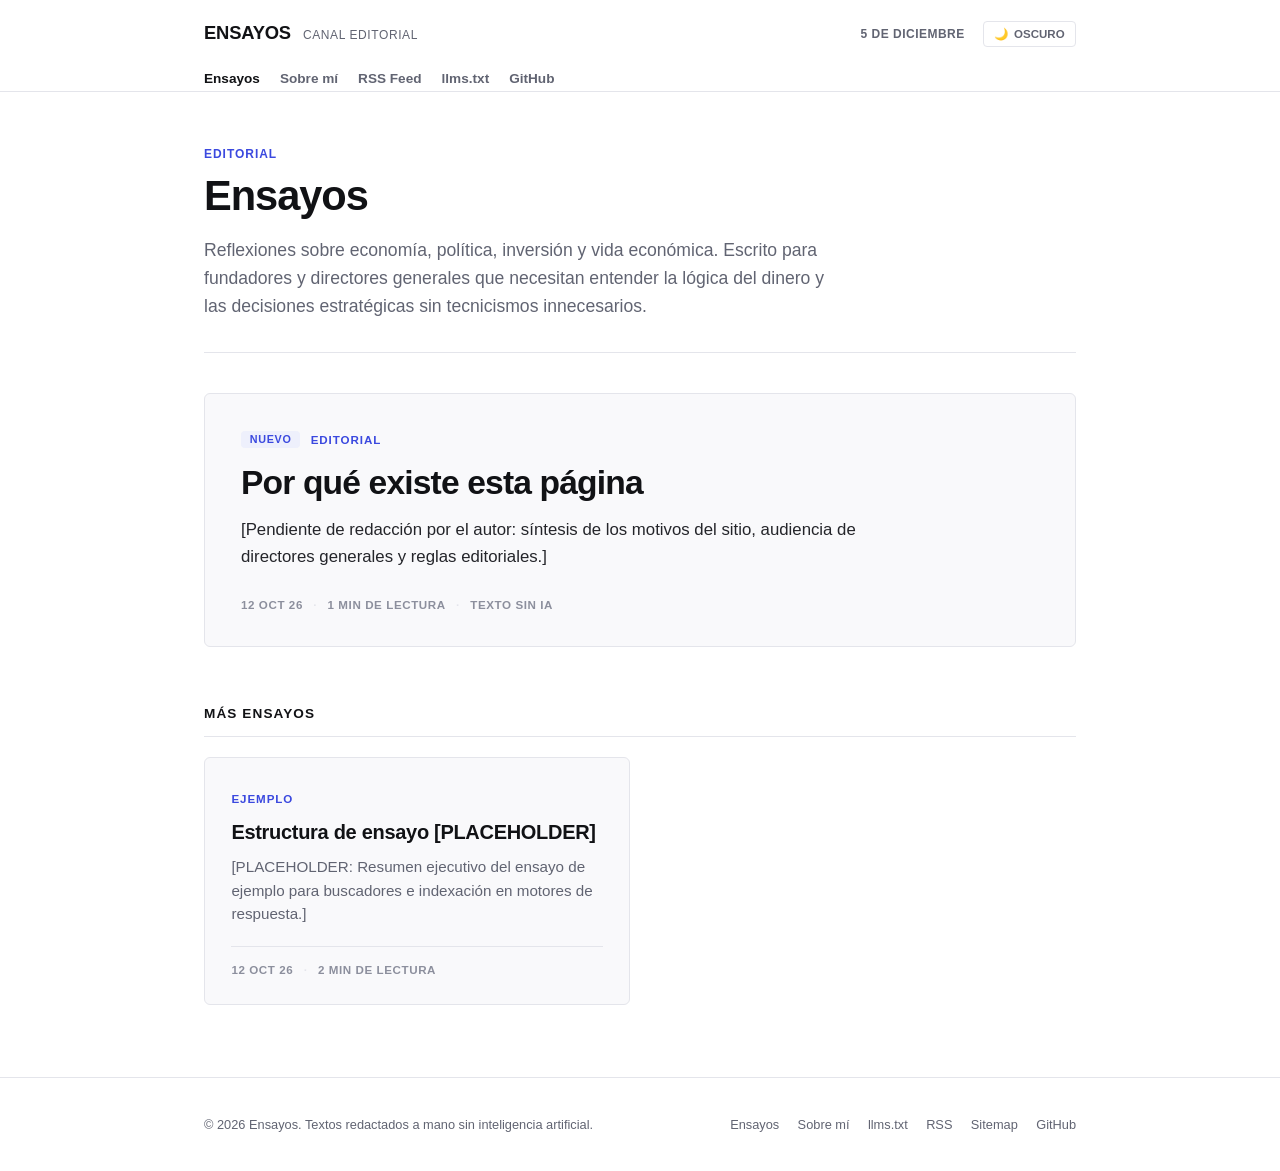
<file: index.html>
<!DOCTYPE html>
<html lang="es-MX">
<head>
  <meta charset="UTF-8">
  <meta name="viewport" content="width=device-width, initial-scale=1.0">
  <title>Ensayos sobre economía, política e inversión</title>
  <meta name="description" content="Canal personal de ensayos sobre economía, política, inversión y vida económica escrito para founders y directores generales.">
  <meta name="author" content="Autor">
  <meta name="robots" content="index, follow">

  <!-- Canónico -->
  <link rel="canonical" href="https://quantrabbit.github.io/">

  <!-- Open Graph -->
  <meta property="og:site_name" content="Ensayos">
  <meta property="og:title" content="Ensayos sobre economía, política e inversión">
  <meta property="og:description" content="Canal personal de ensayos sobre economía, política, inversión y vida económica escrito para founders y directores generales.">
  <meta property="og:type" content="website">
  <meta property="og:url" content="https://quantrabbit.github.io/">
  <meta property="og:locale" content="es_MX">

  <!-- Twitter Card -->
  <meta name="twitter:card" content="summary">
  <meta name="twitter:title" content="Ensayos">
  <meta name="twitter:description" content="Canal personal de ensayos sobre economía, política, inversión y vida económica para founders y CEOs.">

  <!-- RSS y llms.txt -->
  <link rel="alternate" type="application/rss+xml" title="Feed RSS de Ensayos" href="rss.xml">

  <!-- Prevención de parpadeo de tema -->
  <script>
    (function() {
      var tema = localStorage.getItem('tema-preferido');
      if (tema) {
        document.documentElement.setAttribute('data-tema', tema);
      }
    })();
  </script>

  <!-- Estilos -->
  <link rel="stylesheet" href="css/estilos.css">

  <!-- Marcado estructurado JSON-LD -->
  <script type="application/ld+json">
  {
    "@context": "https://schema.org",
    "@graph": [
      {
        "@type": "WebSite",
        "@id": "https://quantrabbit.github.io/#sitio",
        "name": "Ensayos",
        "url": "https://quantrabbit.github.io/",
        "description": "Canal personal de ensayos sobre economía, política, inversión y vida económica para founders y directores generales.",
        "inLanguage": "es-MX",
        "author": {
          "@type": "Person",
          "@id": "https://quantrabbit.github.io/sobre-mi.html#autor"
        }
      },
      {
        "@type": "Person",
        "@id": "https://quantrabbit.github.io/sobre-mi.html#autor",
        "name": "Autor",
        "url": "https://quantrabbit.github.io/sobre-mi.html",
        "sameAs": [
          "https://github.com/QuantRabbit"
        ]
      }
    ]
  }
  </script>

  <!-- Datos y lógica cliente sin dependencias externas -->
  <script src="datos/articulos.js"></script>
  <script src="js/app.js" defer></script>
</head>
<body>
  <div class="sitio-wrapper">
    <!-- Cabecera Editorial Estilo WSJ / GBM Media -->
    <header class="site-header">
      <div class="contenedor">
        <div class="site-header__top">
          <a href="index.html" class="site-brand">
            <span class="site-brand__titulo">ENSAYOS</span>
            <span class="site-brand__subtitulo">Canal editorial</span>
          </a>

          <div class="site-header__acciones">
            <span class="site-date">13 DE OCTUBRE</span>
            <button type="button" class="btn-tema" aria-label="Cambiar tema">
              <span>🌙</span><span>OSCURO</span>
            </button>
          </div>
        </div>

        <nav class="site-nav" aria-label="Navegación editorial">
          <a href="index.html" class="activo" aria-current="page">Ensayos</a>
          <a href="sobre-mi.html">Sobre mí</a>
          <a href="rss.xml">RSS Feed</a>
          <a href="llms.txt">llms.txt</a>
          <a href="https://github.com/QuantRabbit" target="_blank" rel="noopener noreferrer">GitHub</a>
        </nav>
      </div>
    </header>

    <!-- Contenido Principal -->
    <main class="contenedor">
      <!-- Intro de Portada -->
      <section class="intro-portal">
        <span class="intro-portal__kicker">EDITORIAL</span>
        <h1 class="intro-portal__titulo">Ensayos</h1>
        <p class="intro-portal__bajada">
          Reflexiones sobre economía, política, inversión y vida económica. Escrito para fundadores y directores generales que necesitan entender la lógica del dinero y las decisiones estratégicas sin tecnicismos innecesarios.
        </p>
      </section>

      <!-- Contenedor dinámico de artículos -->
      <div id="contenedor-articulos">
        <!-- Respaldo estático para motores de búsqueda y navegadores sin JS -->
        <section class="bloque-destacado" aria-label="Ensayo destacado">
          <a href="articulo.html?slug=por-que-existe-esta-pagina" class="tarjeta-destacada">
            <div class="tarjeta-destacada__header">
              <span class="tag-pill">NUEVO</span>
              <span class="seccion-kicker">EDITORIAL</span>
            </div>
            <h2 class="tarjeta-destacada__titulo">Por qué existe esta página</h2>
            <p class="tarjeta-destacada__resumen">[Pendiente de redacción por el autor: síntesis de los motivos del sitio, audiencia de directores generales y reglas editoriales.]</p>
            <div class="meta-row">
              <span>12 OCT 26</span>
              <span class="meta-sep">·</span>
              <span>4 MIN DE LECTURA</span>
              <span class="meta-sep">·</span>
              <span>TEXTO SIN IA</span>
            </div>
          </a>
        </section>

        <section class="bloque-secundario" aria-label="Más ensayos publicados">
          <h2 class="bloque-secundario__encabezado">Más ensayos</h2>
          <div class="grid-ensayos">
            <a href="articulo.html?slug=ejemplo-de-ensayo" class="tarjeta-ensayo">
              <div>
                <div class="tarjeta-ensayo__kicker">
                  <span class="seccion-kicker">EJEMPLO</span>
                </div>
                <h3 class="tarjeta-ensayo__titulo">Estructura de ensayo [PLACEHOLDER]</h3>
                <p class="tarjeta-ensayo__resumen">[PLACEHOLDER: Resumen ejecutivo del ensayo de ejemplo para buscadores e indexación en motores de respuesta.]</p>
              </div>
              <div class="tarjeta-ensayo__meta">
                <div class="meta-row">
                  <span>12 OCT 26</span>
                  <span class="meta-sep">·</span>
                  <span>3 MIN DE LECTURA</span>
                </div>
              </div>
            </a>
          </div>
        </section>
      </div>
    </main>

    <!-- Pie de Página Editorial -->
    <footer class="site-footer">
      <div class="contenedor">
        <div class="site-footer__inner">
          <p class="site-footer__copy">© 2026 Ensayos. Textos redactados a mano sin inteligencia artificial.</p>
          <div class="site-footer__links">
            <a href="index.html">Ensayos</a>
            <a href="sobre-mi.html">Sobre mí</a>
            <a href="llms.txt">llms.txt</a>
            <a href="rss.xml">RSS</a>
            <a href="sitemap.xml">Sitemap</a>
            <a href="https://github.com/QuantRabbit" target="_blank" rel="noopener noreferrer">GitHub</a>
          </div>
        </div>
      </div>
    </footer>
  </div>
</body>
</html>
</file>
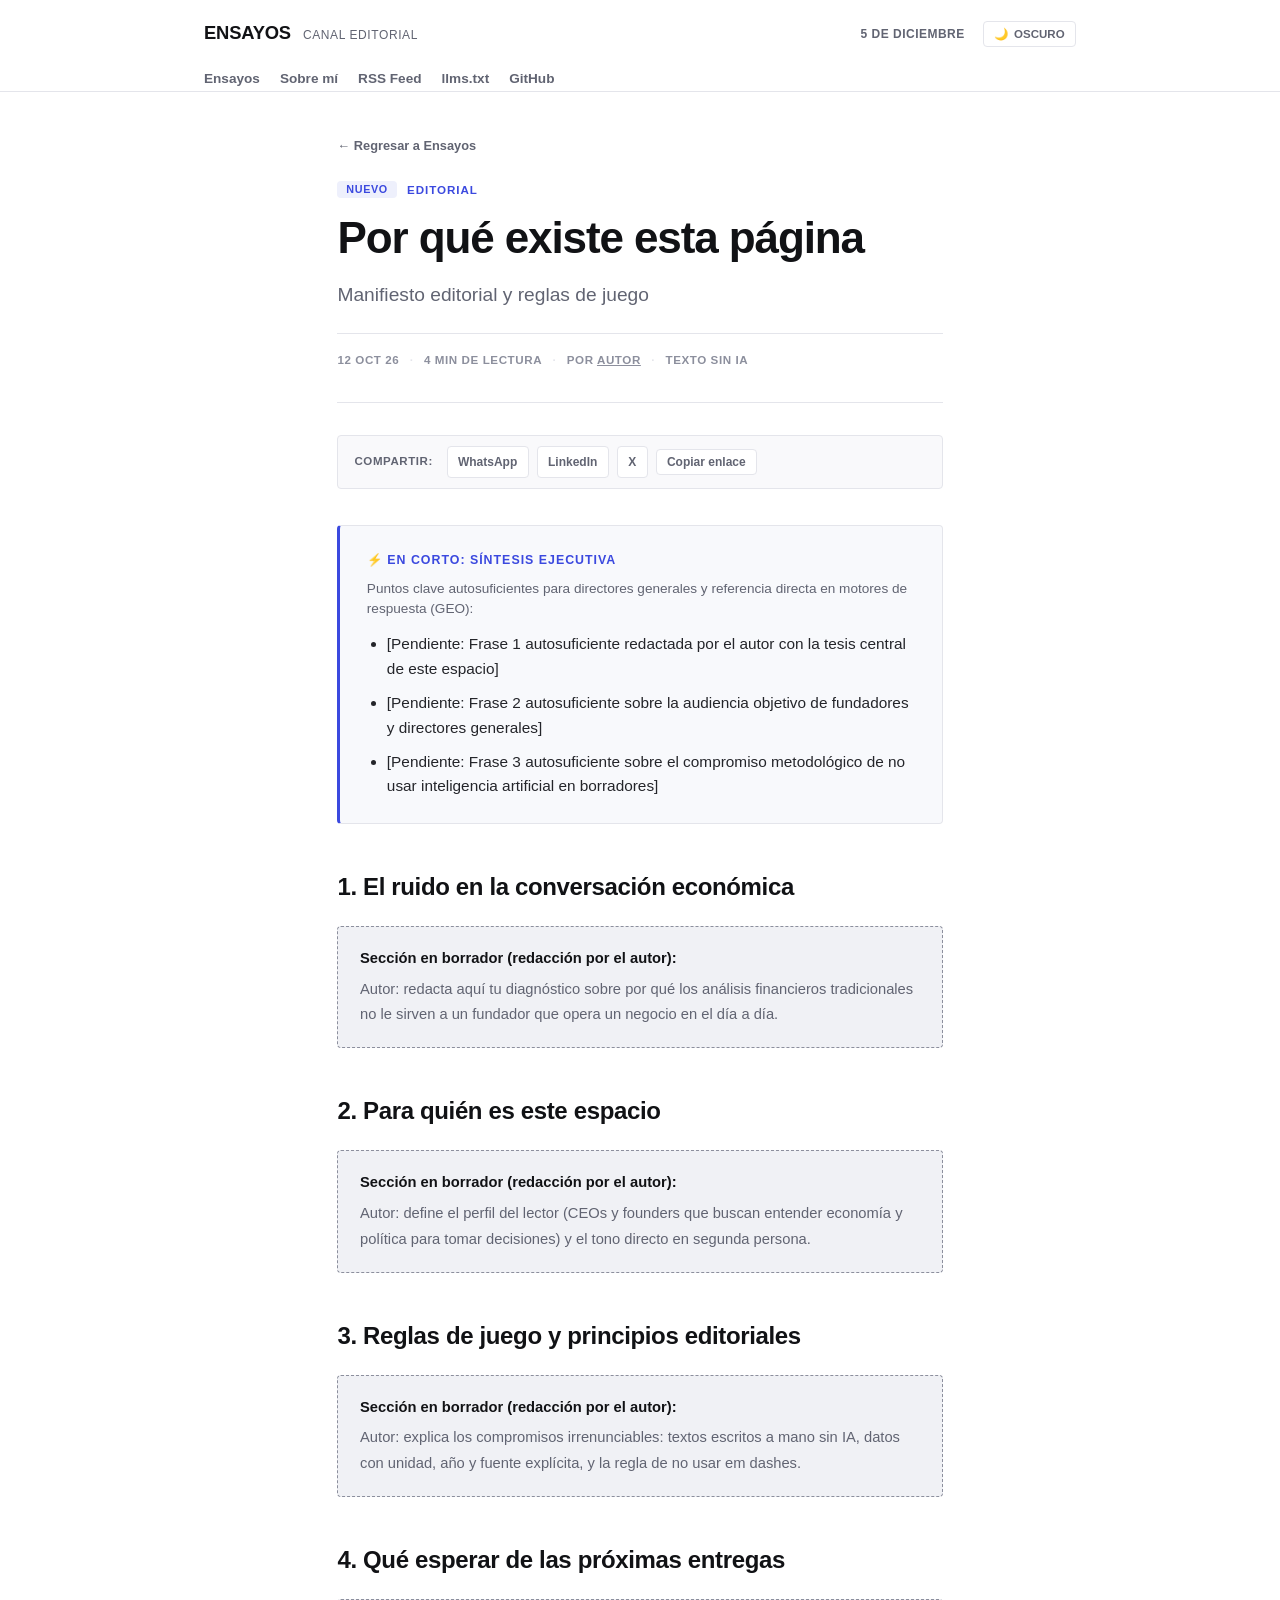
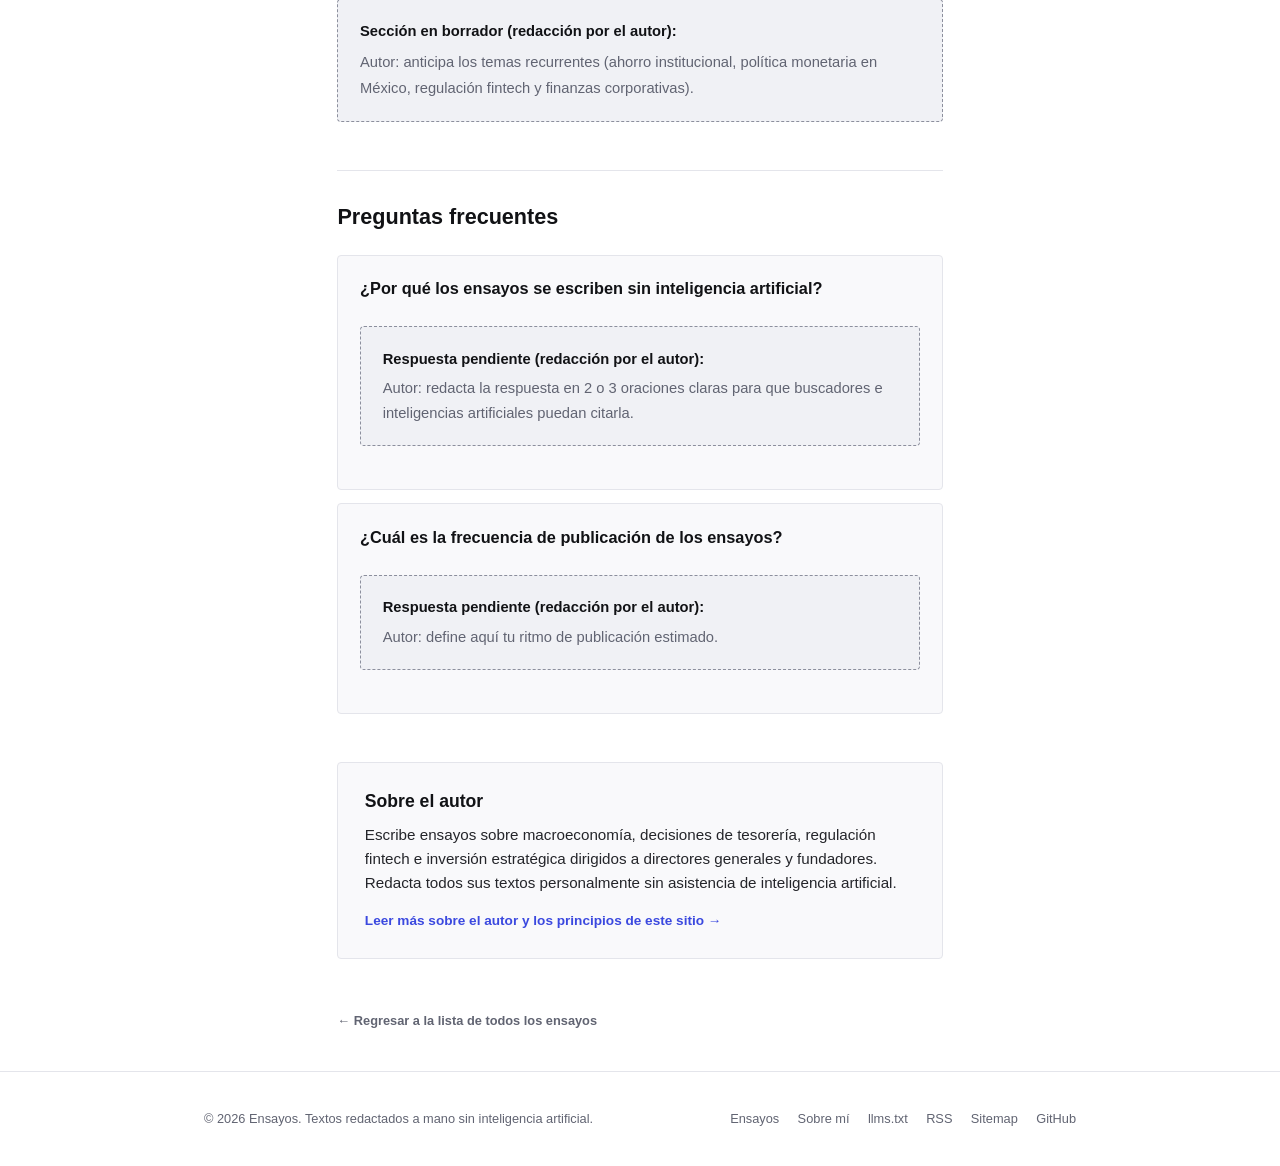
<file: articulo.html>
<!DOCTYPE html>
<html lang="es-MX">
<head>
  <meta charset="UTF-8">
  <meta name="viewport" content="width=device-width, initial-scale=1.0">
  <title>Por qué existe esta página | Ensayos</title>
  <meta name="description" content="Manifiesto editorial y reglas de juego del canal personal de ensayos sobre economía, política, inversión y vida económica para founders y directores generales.">
  <meta name="author" content="Autor">
  <meta name="robots" content="index, follow">

  <!-- Canónico y Open Graph -->
  <link rel="canonical" href="https://quantrabbit.github.io/articulo.html?slug=por-que-existe-esta-pagina">
  <meta property="og:site_name" content="Ensayos">
  <meta property="og:title" content="Por qué existe esta página | Ensayos">
  <meta property="og:description" content="Manifiesto editorial y reglas de juego del canal personal de ensayos sobre economía, política, inversión y vida económica para founders y directores generales.">
  <meta property="og:type" content="article">
  <meta property="og:url" content="https://quantrabbit.github.io/articulo.html?slug=por-que-existe-esta-pagina">
  <meta property="og:locale" content="es_MX">

  <!-- Twitter Card -->
  <meta name="twitter:card" content="summary">
  <meta name="twitter:title" content="Por qué existe esta página | Ensayos">
  <meta name="twitter:description" content="Manifiesto editorial y reglas de juego del canal personal de ensayos sobre economía, política, inversión y vida económica para founders y directores generales.">

  <!-- Prevención de parpadeo de tema -->
  <script>
    (function() {
      var tema = localStorage.getItem('tema-preferido');
      if (tema) {
        document.documentElement.setAttribute('data-tema', tema);
      }
    })();
  </script>

  <!-- Estilos -->
  <link rel="stylesheet" href="css/estilos.css">

  <!-- Marcado estructurado JSON-LD (SEO y GEO) -->
  <script type="application/ld+json">
  {
    "@context": "https://schema.org",
    "@graph": [
      {
        "@type": "Article",
        "@id": "https://quantrabbit.github.io/articulo.html?slug=por-que-existe-esta-pagina#articulo",
        "isPartOf": {
          "@type": "WebSite",
          "@id": "https://quantrabbit.github.io/#sitio",
          "name": "Ensayos",
          "url": "https://quantrabbit.github.io/"
        },
        "headline": "Por qué existe esta página",
        "description": "Manifiesto editorial y reglas de juego del canal personal de ensayos sobre economía, política, inversión y vida económica para founders y directores generales.",
        "datePublished": "2026-10-12",
        "dateModified": "2026-10-12",
        "mainEntityOfPage": "https://quantrabbit.github.io/articulo.html?slug=por-que-existe-esta-pagina",
        "inLanguage": "es-MX",
        "author": {
          "@type": "Person",
          "@id": "https://quantrabbit.github.io/sobre-mi.html#autor",
          "name": "Autor",
          "url": "https://quantrabbit.github.io/sobre-mi.html"
        },
        "publisher": {
          "@type": "Person",
          "name": "Autor"
        }
      },
      {
        "@type": "FAQPage",
        "@id": "https://quantrabbit.github.io/articulo.html?slug=por-que-existe-esta-pagina#faq",
        "mainEntity": [
          {
            "@type": "Question",
            "name": "¿Por qué los ensayos se escriben sin inteligencia artificial?",
            "acceptedAnswer": {
              "@type": "Answer",
              "text": "Todos los textos se redactan personalmente por el autor desde el primer borrador para garantizar criterio propio, honestidad intelectual y responsabilidad directa sobre las tesis expuestas."
            }
          },
          {
            "@type": "Question",
            "name": "¿Cuál es la frecuencia de publicación de los ensayos?",
            "acceptedAnswer": {
              "@type": "Answer",
              "text": "Las entregas se publican de forma periódica con foco en profundidad analítica y datos primarios verificados, priorizando el rigor metodológico sobre la inmediatez."
            }
          }
        ]
      }
    ]
  }
  </script>

  <!-- Respaldo de datos y lógica cliente -->
  <script src="datos/articulos.js"></script>
  <script src="js/app.js" defer></script>
</head>
<body>
  <div class="sitio-wrapper">
    <!-- Cabecera Editorial Estilo WSJ / GBM Media -->
    <header class="site-header">
      <div class="contenedor">
        <div class="site-header__top">
          <a href="index.html" class="site-brand">
            <span class="site-brand__titulo">ENSAYOS</span>
            <span class="site-brand__subtitulo">Canal editorial</span>
          </a>

          <div class="site-header__acciones">
            <span class="site-date">13 DE OCTUBRE</span>
            <button type="button" class="btn-tema" aria-label="Cambiar tema">
              <span>🌙</span><span>OSCURO</span>
            </button>
          </div>
        </div>

        <nav class="site-nav" aria-label="Navegación editorial">
          <a href="index.html">Ensayos</a>
          <a href="sobre-mi.html">Sobre mí</a>
          <a href="rss.xml">RSS Feed</a>
          <a href="llms.txt">llms.txt</a>
          <a href="https://github.com/QuantRabbit" target="_blank" rel="noopener noreferrer">GitHub</a>
        </nav>
      </div>
    </header>

    <!-- Contenedor Principal de Lectura -->
    <main class="contenedor" id="contenedor-articulo">
      <div class="columna-lectura">
        <header class="articulo-cabecera">
          <a href="index.html" class="btn-volver">← Regresar a Ensayos</a>
          <div class="articulo-tags">
            <span class="tag-pill">NUEVO</span>
            <span class="seccion-kicker">EDITORIAL</span>
          </div>
          <h1 class="articulo-titulo">Por qué existe esta página</h1>
          <p class="articulo-bajada">Manifiesto editorial y reglas de juego</p>
          <div class="articulo-meta">
            <div class="meta-row">
              <span><time datetime="2026-10-12">12 OCT 26</time></span>
              <span class="meta-sep">·</span>
              <span>4 MIN DE LECTURA</span>
              <span class="meta-sep">·</span>
              <span>POR <a href="sobre-mi.html" style="color: inherit; text-decoration: underline;">Autor</a></span>
              <span class="meta-sep">·</span>
              <span>TEXTO SIN IA</span>
            </div>
          </div>
        </header>

        <!-- Barra para compartir -->
        <div class="articulo-share">
          <span class="articulo-share__label">Compartir:</span>
          <a href="https://wa.me/?text=Por%20qu%C3%A9%20existe%20esta%20p%C3%A1gina%20%7C%20Ensayos" target="_blank" rel="noopener noreferrer" class="btn-share">WhatsApp</a>
          <a href="https://www.linkedin.com/sharing/share-offsite/?url=https%3A%2F%2Fquantrabbit.github.io%2Farticulo.html%3Fslug%3Dpor-que-existe-esta-pagina" target="_blank" rel="noopener noreferrer" class="btn-share">LinkedIn</a>
          <a href="https://twitter.com/intent/tweet?text=Por%20qu%C3%A9%20existe%20esta%20p%C3%A1gina%20%7C%20Ensayos" target="_blank" rel="noopener noreferrer" class="btn-share">X</a>
          <button type="button" class="btn-share" id="btn-copiar-enlace" onclick="navigator.clipboard.writeText(window.location.href); this.textContent='¡Copiado!'; setTimeout(() => this.textContent='Copiar enlace', 2000);">Copiar enlace</button>
        </div>

        <!-- Bloque "En corto" para motores de respuesta y síntesis ejecutiva (GEO) -->
        <section class="en-corto" aria-label="Resumen ejecutivo">
          <div class="en-corto__header">
            <span class="en-corto__kicker">⚡ EN CORTO: SÍNTESIS EJECUTIVA</span>
          </div>
          <p class="en-corto__intro">Puntos clave autosuficientes para directores generales y referencia directa en motores de respuesta (GEO):</p>
          <ul>
            <li>[Pendiente: Frase 1 autosuficiente redactada por el autor con la tesis central de este espacio]</li>
            <li>[Pendiente: Frase 2 autosuficiente sobre la audiencia objetivo de fundadores y directores generales]</li>
            <li>[Pendiente: Frase 3 autosuficiente sobre el compromiso metodológico de no usar inteligencia artificial en borradores]</li>
          </ul>
        </section>

        <!-- Cuerpo del Ensayo -->
        <div class="cuerpo-articulo">
          <h2>1. El ruido en la conversación económica</h2>
          <div class="borrador-box">
            <strong>Sección en borrador (redacción por el autor):</strong>
            Autor: redacta aquí tu diagnóstico sobre por qué los análisis financieros tradicionales no le sirven a un fundador que opera un negocio en el día a día.
          </div>

          <h2>2. Para quién es este espacio</h2>
          <div class="borrador-box">
            <strong>Sección en borrador (redacción por el autor):</strong>
            Autor: define el perfil del lector (CEOs y founders que buscan entender economía y política para tomar decisiones) y el tono directo en segunda persona.
          </div>

          <h2>3. Reglas de juego y principios editoriales</h2>
          <div class="borrador-box">
            <strong>Sección en borrador (redacción por el autor):</strong>
            Autor: explica los compromisos irrenunciables: textos escritos a mano sin IA, datos con unidad, año y fuente explícita, y la regla de no usar em dashes.
          </div>

          <h2>4. Qué esperar de las próximas entregas</h2>
          <div class="borrador-box">
            <strong>Sección en borrador (redacción por el autor):</strong>
            Autor: anticipa los temas recurrentes (ahorro institucional, política monetaria en México, regulación fintech y finanzas corporativas).
          </div>
        </div>

        <!-- Preguntas frecuentes (GEO / FAQPage) -->
        <section class="faq-seccion" aria-label="Preguntas frecuentes">
          <h2 class="faq-seccion__titulo">Preguntas frecuentes</h2>
          <div class="faq-item">
            <h3 class="faq-pregunta">¿Por qué los ensayos se escriben sin inteligencia artificial?</h3>
            <div class="borrador-box">
              <strong>Respuesta pendiente (redacción por el autor):</strong>
              Autor: redacta la respuesta en 2 o 3 oraciones claras para que buscadores e inteligencias artificiales puedan citarla.
            </div>
          </div>
          <div class="faq-item">
            <h3 class="faq-pregunta">¿Cuál es la frecuencia de publicación de los ensayos?</h3>
            <div class="borrador-box">
              <strong>Respuesta pendiente (redacción por el autor):</strong>
              Autor: define aquí tu ritmo de publicación estimado.
            </div>
          </div>
        </section>

        <!-- Tarjeta de Autor al pie -->
        <div class="autor-card">
          <h3>Sobre el autor</h3>
          <p class="autor-card__bio">
            Escribe ensayos sobre macroeconomía, decisiones de tesorería, regulación fintech e inversión estratégica dirigidos a directores generales y fundadores. Redacta todos sus textos personalmente sin asistencia de inteligencia artificial.
          </p>
          <a href="sobre-mi.html" class="autor-card__enlace">Leer más sobre el autor y los principios de este sitio →</a>
        </div>

        <div style="margin: 3rem 0 1rem 0;">
          <a href="index.html" class="btn-volver">← Regresar a la lista de todos los ensayos</a>
        </div>
      </div>
    </main>

    <!-- Pie de Página Editorial -->
    <footer class="site-footer">
      <div class="contenedor">
        <div class="site-footer__inner">
          <p class="site-footer__copy">© 2026 Ensayos. Textos redactados a mano sin inteligencia artificial.</p>
          <div class="site-footer__links">
            <a href="index.html">Ensayos</a>
            <a href="sobre-mi.html">Sobre mí</a>
            <a href="llms.txt">llms.txt</a>
            <a href="rss.xml">RSS</a>
            <a href="sitemap.xml">Sitemap</a>
            <a href="https://github.com/QuantRabbit" target="_blank" rel="noopener noreferrer">GitHub</a>
          </div>
        </div>
      </div>
    </footer>
  </div>
</body>
</html>
</file>
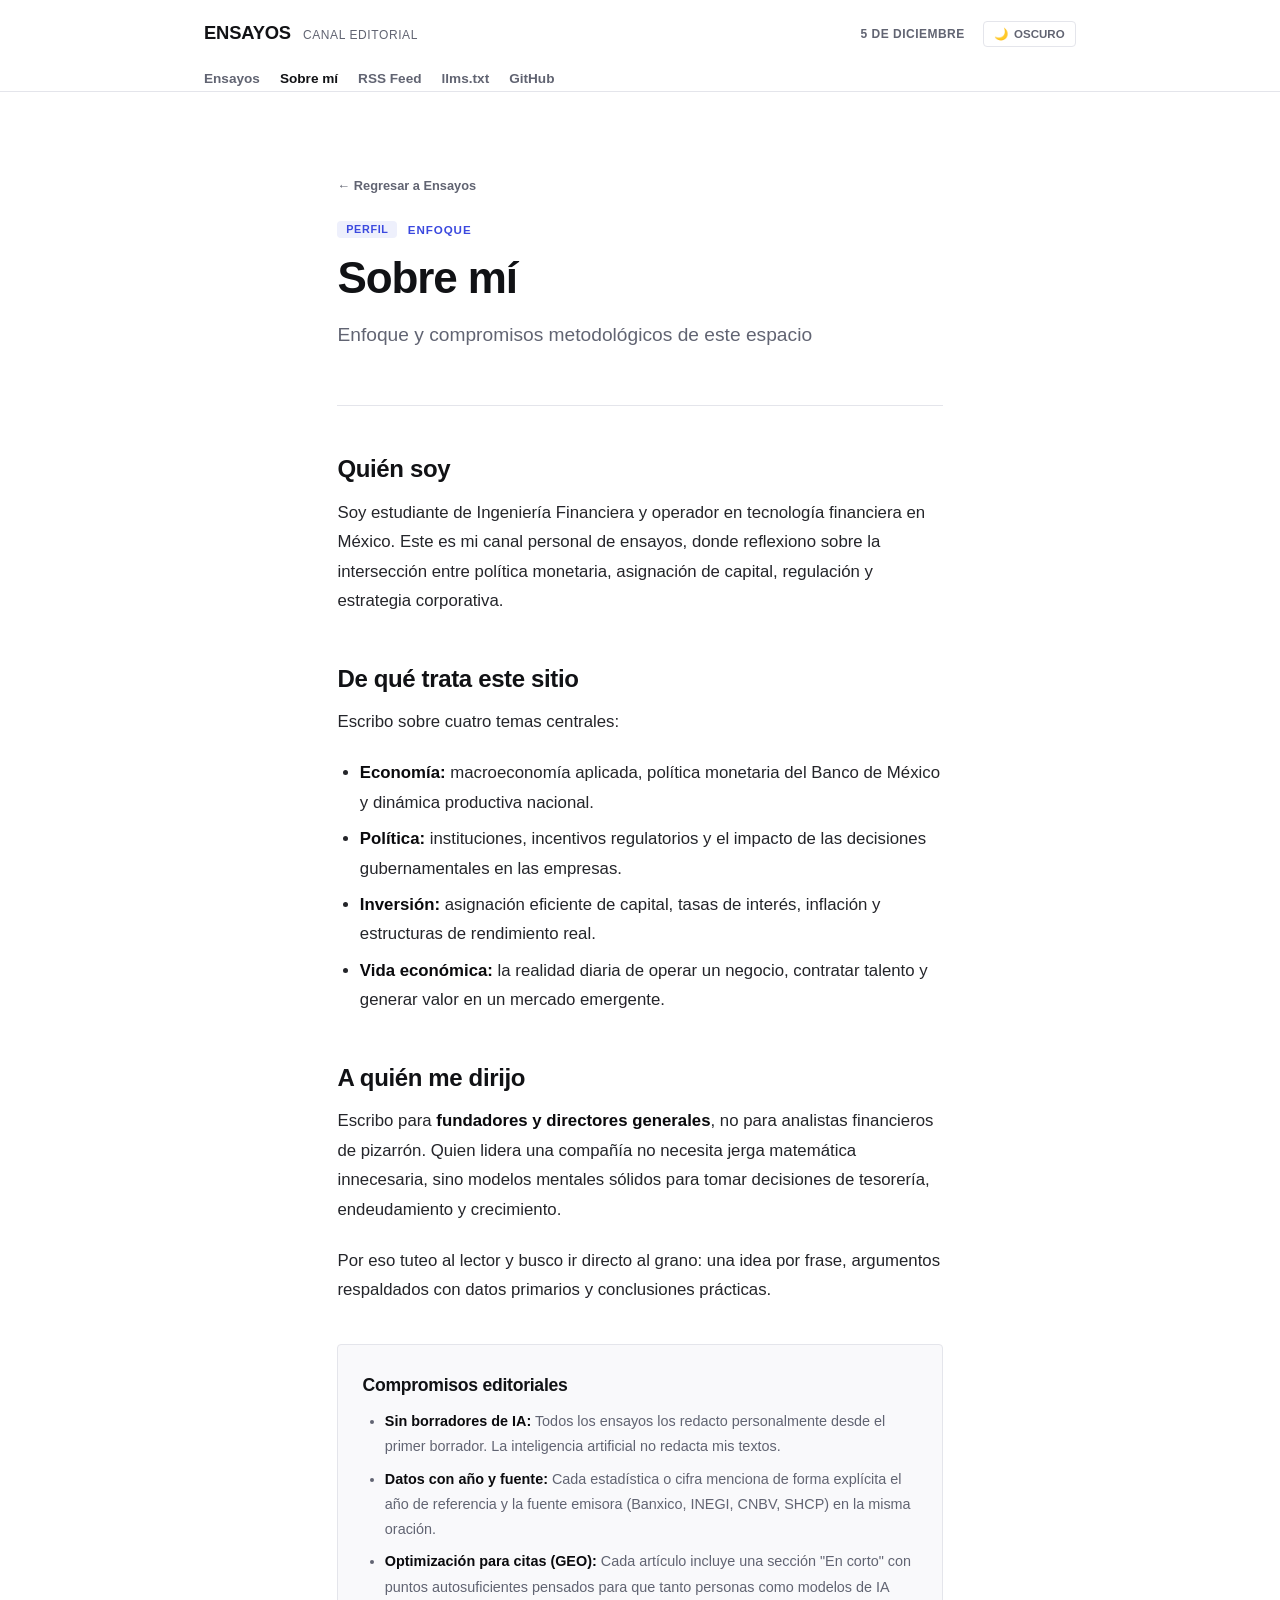
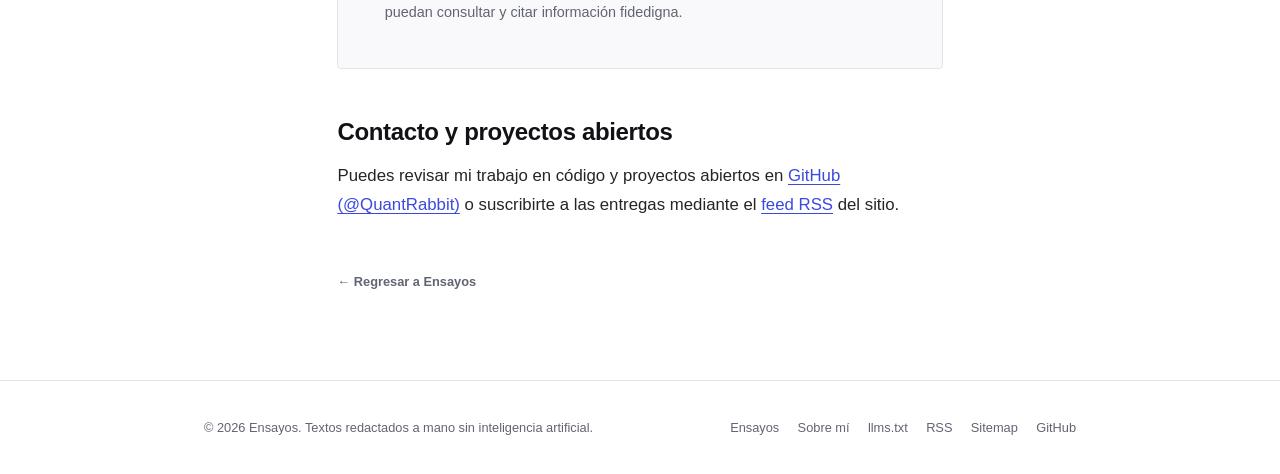
<file: sobre-mi.html>
<!DOCTYPE html>
<html lang="es-MX">
<head>
  <meta charset="UTF-8">
  <meta name="viewport" content="width=device-width, initial-scale=1.0">
  <title>Sobre mí | Ensayos</title>
  <meta name="description" content="Perfil y lineamientos metodológicos de un canal personal de ensayos sobre economía para founders y CEOs.">
  <meta name="author" content="Autor">
  <meta name="robots" content="index, follow">

  <!-- Canónico -->
  <link rel="canonical" href="https://quantrabbit.github.io/sobre-mi.html">

  <!-- Open Graph -->
  <meta property="og:site_name" content="Ensayos">
  <meta property="og:title" content="Sobre mí | Ensayos">
  <meta property="og:description" content="Canal personal de ensayos sobre economía, política e inversión.">
  <meta property="og:type" content="profile">
  <meta property="og:url" content="https://quantrabbit.github.io/sobre-mi.html">
  <meta property="og:locale" content="es_MX">

  <!-- Twitter Card -->
  <meta name="twitter:card" content="summary">
  <meta name="twitter:title" content="Sobre mí | Ensayos">
  <meta name="twitter:description" content="Ensayos sobre economía, política e inversión para fundadores y directores generales.">

  <!-- Prevención de parpadeo de tema -->
  <script>
    (function() {
      var tema = localStorage.getItem('tema-preferido');
      if (tema) {
        document.documentElement.setAttribute('data-tema', tema);
      }
    })();
  </script>

  <!-- Estilos -->
  <link rel="stylesheet" href="css/estilos.css">

  <!-- Marcado estructurado Person -->
  <script type="application/ld+json">
  {
    "@context": "https://schema.org",
    "@type": "Person",
    "@id": "https://quantrabbit.github.io/sobre-mi.html#autor",
    "name": "Autor",
    "description": "Escribe ensayos sobre economía, política, inversión y vida económica dirigidos a fundadores y directores generales.",
    "url": "https://quantrabbit.github.io/sobre-mi.html",
    "sameAs": [
      "https://github.com/QuantRabbit"
    ],
    "knowsAbout": [
      "Economía",
      "Finanzas corporativas",
      "Tecnología financiera",
      "Política monetaria",
      "Ahorro e inversión"
    ]
  }
  </script>

  <!-- Lógica para conmutador de tema -->
  <script src="js/app.js" defer></script>
</head>
<body>
  <div class="sitio-wrapper">
    <!-- Cabecera Editorial Estilo WSJ / GBM Media -->
    <header class="site-header">
      <div class="contenedor">
        <div class="site-header__top">
          <a href="index.html" class="site-brand">
            <span class="site-brand__titulo">ENSAYOS</span>
            <span class="site-brand__subtitulo">Canal editorial</span>
          </a>

          <div class="site-header__acciones">
            <span class="site-date">13 DE OCTUBRE</span>
            <button type="button" class="btn-tema" aria-label="Cambiar tema">
              <span>🌙</span><span>OSCURO</span>
            </button>
          </div>
        </div>

        <nav class="site-nav" aria-label="Navegación editorial">
          <a href="index.html">Ensayos</a>
          <a href="sobre-mi.html" class="activo" aria-current="page">Sobre mí</a>
          <a href="rss.xml">RSS Feed</a>
          <a href="llms.txt">llms.txt</a>
          <a href="https://github.com/QuantRabbit" target="_blank" rel="noopener noreferrer">GitHub</a>
        </nav>
      </div>
    </header>

    <!-- Contenido Principal -->
    <main class="contenedor">
      <div class="columna-lectura" style="padding: 2.5rem 0 4rem 0;">
        <header class="articulo-cabecera">
          <a href="index.html" class="btn-volver">← Regresar a Ensayos</a>
          <div class="articulo-tags">
            <span class="tag-pill">PERFIL</span>
            <span class="seccion-kicker">ENFOQUE</span>
          </div>
          <h1 class="articulo-titulo">Sobre mí</h1>
          <p class="articulo-bajada">Enfoque y compromisos metodológicos de este espacio</p>
        </header>

        <article class="cuerpo-articulo">
          <section>
            <h2>Quién soy</h2>
            <p>
              Soy estudiante de Ingeniería Financiera y operador en tecnología financiera en México. Este es mi canal personal de ensayos, donde reflexiono sobre la intersección entre política monetaria, asignación de capital, regulación y estrategia corporativa.
            </p>
          </section>

          <section>
            <h2>De qué trata este sitio</h2>
            <p>
              Escribo sobre cuatro temas centrales:
            </p>
            <ul>
              <li><strong>Economía:</strong> macroeconomía aplicada, política monetaria del Banco de México y dinámica productiva nacional.</li>
              <li><strong>Política:</strong> instituciones, incentivos regulatorios y el impacto de las decisiones gubernamentales en las empresas.</li>
              <li><strong>Inversión:</strong> asignación eficiente de capital, tasas de interés, inflación y estructuras de rendimiento real.</li>
              <li><strong>Vida económica:</strong> la realidad diaria de operar un negocio, contratar talento y generar valor en un mercado emergente.</li>
            </ul>
          </section>

          <section>
            <h2>A quién me dirijo</h2>
            <p>
              Escribo para <strong>fundadores y directores generales</strong>, no para analistas financieros de pizarrón. Quien lidera una compañía no necesita jerga matemática innecesaria, sino modelos mentales sólidos para tomar decisiones de tesorería, endeudamiento y crecimiento.
            </p>
            <p>
              Por eso tuteo al lector y busco ir directo al grano: una idea por frase, argumentos respaldados con datos primarios y conclusiones prácticas.
            </p>
          </section>

          <section class="fuentes-seccion" style="margin: 2.5rem 0;">
            <h2 style="margin-top: 0;">Compromisos editoriales</h2>
            <ul class="fuentes-lista">
              <li><strong>Sin borradores de IA:</strong> Todos los ensayos los redacto personalmente desde el primer borrador. La inteligencia artificial no redacta mis textos.</li>
              <li><strong>Datos con año y fuente:</strong> Cada estadística o cifra menciona de forma explícita el año de referencia y la fuente emisora (Banxico, INEGI, CNBV, SHCP) en la misma oración.</li>
              <li><strong>Optimización para citas (GEO):</strong> Cada artículo incluye una sección "En corto" con puntos autosuficientes pensados para que tanto personas como modelos de IA puedan consultar y citar información fidedigna.</li>
            </ul>
          </section>

          <section>
            <h2>Contacto y proyectos abiertos</h2>
            <p>
              Puedes revisar mi trabajo en código y proyectos abiertos en <a href="https://github.com/QuantRabbit" target="_blank" rel="noopener noreferrer">GitHub (@QuantRabbit)</a> o suscribirte a las entregas mediante el <a href="rss.xml">feed RSS</a> del sitio.
            </p>
          </section>
        </article>

        <div style="margin-top: 3rem;">
          <a href="index.html" class="btn-volver">← Regresar a Ensayos</a>
        </div>
      </div>
    </main>

    <!-- Pie de Página Editorial -->
    <footer class="site-footer">
      <div class="contenedor">
        <div class="site-footer__inner">
          <p class="site-footer__copy">© 2026 Ensayos. Textos redactados a mano sin inteligencia artificial.</p>
          <div class="site-footer__links">
            <a href="index.html">Ensayos</a>
            <a href="sobre-mi.html">Sobre mí</a>
            <a href="llms.txt">llms.txt</a>
            <a href="rss.xml">RSS</a>
            <a href="sitemap.xml">Sitemap</a>
            <a href="https://github.com/QuantRabbit" target="_blank" rel="noopener noreferrer">GitHub</a>
          </div>
        </div>
      </div>
    </footer>
  </div>
</body>
</html>
</file>
<file: css/estilos.css>
/* ==========================================================================
   Sistema de Diseno Editorial Sobrio: Estilo WSJ / GBM Media
   
   Principios:
   - Diseno tipografico limpio, sobrio y de alta resolucion para CEOs y founders.
   - Cero elementos decorativos artificiales (sin rayas falsas ni portadas gigantes).
   - Fondo blanco puro (#ffffff), tinta profunda (#111215) y acento cobalto fino (#3b49df).
   - Modo oscuro refinado de terminal de lectura (#0e0f13, tarjetas #16171d, filetes #23252e).
   - Filetes de 1px de precision, radios discretos (4px a 6px), nunca curvas infladas.
   - Ancho de lectura optimo para concentracion intelectual (68 a 72 caracteres).
   - Cero fuentes externas pesadas. Cero guiones largos (em dashes).
   ========================================================================== */

:root {
  /* Modo Claro (Lienzo editorial estandar WSJ / GBM) */
  --canvas: #ffffff;
  --surface-card: #f9f9fb;
  --surface-card-hover: #f3f4f8;
  --surface-muted: #f0f1f5;
  --surface-callout: #f8f9fc;
  
  --ink: #111215;
  --body: #24252a;
  --body-strong: #0a0a0d;
  --muted: #616472;
  --muted-soft: #8c8f9d;
  
  --accent: #3b49df;
  --accent-hover: #2936c5;
  --accent-badge-bg: #eef0fc;
  --accent-badge-text: #3b49df;
  
  --border: #e4e5eb;
  --border-strong: #111215;
  
  --font-sans: -apple-system, BlinkMacSystemFont, "Segoe UI", Roboto, "Helvetica Neue", Arial, sans-serif;
  --font-mono: ui-monospace, "SF Mono", Menlo, Consolas, monospace;

  --radio-sm: 4px;
  --radio-md: 6px;
  --radio-pill: 9999px;

  --ancho-lectura: 68ch;
  --ancho-contenedor: 920px;
}

/* Modo Oscuro (Lectura ejecutiva nocturna) */
[data-tema="oscuro"] {
  --canvas: #0e0f13;
  --surface-card: #15161c;
  --surface-card-hover: #1c1d24;
  --surface-muted: #1e2028;
  --surface-callout: #16171f;
  
  --ink: #f4f4f7;
  --body: #cfd0d8;
  --body-strong: #ffffff;
  --muted: #8b8e9d;
  --muted-soft: #676a78;
  
  --accent: #5e6df7;
  --accent-hover: #7b88fc;
  --accent-badge-bg: #1c1f38;
  --accent-badge-text: #8b96fc;
  
  --border: #23252f;
  --border-strong: #f4f4f7;
}

@media (prefers-color-scheme: dark) {
  :root:not([data-tema="claro"]) {
    --canvas: #0e0f13;
    --surface-card: #15161c;
    --surface-card-hover: #1c1d24;
    --surface-muted: #1e2028;
    --surface-callout: #16171f;
    
    --ink: #f4f4f7;
    --body: #cfd0d8;
    --body-strong: #ffffff;
    --muted: #8b8e9d;
    --muted-soft: #676a78;
    
    --accent: #5e6df7;
    --accent-hover: #7b88fc;
    --accent-badge-bg: #1c1f38;
    --accent-badge-text: #8b96fc;
    
    --border: #23252f;
    --border-strong: #f4f4f7;
  }
}

*, *::before, *::after {
  box-sizing: border-box;
}

html {
  font-size: 16px;
  background-color: var(--canvas);
  color: var(--body);
  -webkit-font-smoothing: antialiased;
  -moz-osx-font-smoothing: grayscale;
}

body {
  margin: 0;
  padding: 0;
  font-family: var(--font-sans);
  line-height: 1.68;
  background-color: var(--canvas);
  color: var(--body);
}

.sitio-wrapper {
  min-height: 100vh;
  display: flex;
  flex-direction: column;
}

.contenedor {
  width: 100%;
  max-width: var(--ancho-contenedor);
  margin: 0 auto;
  padding: 0 1.5rem;
}

.columna-lectura {
  max-width: var(--ancho-lectura);
  margin: 0 auto;
}

/* ==========================================================================
   Cabecera Editorial (Masthead sobrio estilo WSJ)
   ========================================================================== */

.site-header {
  border-bottom: 1px solid var(--border);
  background-color: var(--canvas);
}

.site-header__top {
  display: flex;
  justify-content: space-between;
  align-items: center;
  padding: 1.15rem 0;
}

.site-brand {
  display: flex;
  align-items: baseline;
  gap: 0.75rem;
  text-decoration: none;
  color: inherit;
}

.site-brand__titulo {
  font-family: var(--font-sans);
  font-size: 1.15rem;
  font-weight: 800;
  letter-spacing: -0.01em;
  color: var(--ink);
  text-transform: uppercase;
}

.site-brand__subtitulo {
  font-size: 0.75rem;
  font-weight: 500;
  letter-spacing: 0.05em;
  text-transform: uppercase;
  color: var(--muted);
  display: none;
}

@media (min-width: 580px) {
  .site-brand__subtitulo {
    display: inline;
  }
}

.site-header__acciones {
  display: flex;
  align-items: center;
  gap: 1.15rem;
}

.site-date {
  font-size: 0.75rem;
  font-weight: 600;
  color: var(--muted);
  text-transform: uppercase;
  letter-spacing: 0.04em;
  display: none;
}

@media (min-width: 720px) {
  .site-date {
    display: inline;
  }
}

.btn-tema {
  appearance: none;
  -webkit-appearance: none;
  display: inline-flex;
  align-items: center;
  gap: 0.35rem;
  padding: 0.3rem 0.65rem;
  background-color: var(--canvas);
  border: 1px solid var(--border);
  border-radius: var(--radio-sm);
  color: var(--muted);
  font-family: var(--font-sans);
  font-size: 0.72rem;
  font-weight: 600;
  cursor: pointer;
  transition: all 0.15s ease;
}

.btn-tema:hover {
  color: var(--ink);
  border-color: var(--muted-soft);
}

.site-nav {
  display: flex;
  align-items: center;
  gap: 1.25rem;
}

.site-nav a {
  font-size: 0.85rem;
  font-weight: 600;
  color: var(--muted);
  text-decoration: none;
  transition: color 0.15s ease;
}

.site-nav a:hover {
  color: var(--ink);
}

.site-nav a.activo {
  color: var(--ink);
  font-weight: 700;
}

/* ==========================================================================
   Hero / Intro de Portada
   ========================================================================== */

.intro-portal {
  padding: 3rem 0 2rem 0;
  border-bottom: 1px solid var(--border);
  margin-bottom: 2.5rem;
}

.intro-portal__kicker {
  font-size: 0.75rem;
  font-weight: 800;
  text-transform: uppercase;
  letter-spacing: 0.08em;
  color: var(--accent);
  margin-bottom: 0.5rem;
  display: inline-block;
}

.intro-portal__titulo {
  font-family: var(--font-sans);
  font-size: clamp(2rem, 3.5vw, 2.6rem);
  font-weight: 800;
  letter-spacing: -0.025em;
  line-height: 1.15;
  color: var(--ink);
  margin: 0 0 1rem 0;
}

.intro-portal__bajada {
  font-size: 1.1rem;
  line-height: 1.6;
  color: var(--muted);
  max-width: 65ch;
  margin: 0;
}

/* ==========================================================================
   Kickers, Pills y Metadatos
   ========================================================================== */

.seccion-kicker {
  font-family: var(--font-sans);
  font-size: 0.725rem;
  font-weight: 800;
  text-transform: uppercase;
  letter-spacing: 0.08em;
  color: var(--accent);
  display: inline-block;
}

.tag-pill {
  display: inline-flex;
  align-items: center;
  padding: 0.2rem 0.55rem;
  border-radius: var(--radio-sm);
  font-size: 0.675rem;
  font-weight: 750;
  text-transform: uppercase;
  letter-spacing: 0.06em;
  line-height: 1;
  background-color: var(--accent-badge-bg);
  color: var(--accent-badge-text);
}

.meta-row {
  display: flex;
  flex-wrap: wrap;
  align-items: center;
  gap: 0.4rem 0.65rem;
  font-family: var(--font-sans);
  font-size: 0.725rem;
  font-weight: 700;
  text-transform: uppercase;
  letter-spacing: 0.05em;
  color: var(--muted-soft);
}

.meta-sep {
  color: var(--border);
}

.etiquetas-row {
  display: flex;
  flex-wrap: wrap;
  gap: 0.35rem;
  margin-top: 1rem;
}

.etiqueta-item {
  font-size: 0.7rem;
  font-weight: 600;
  padding: 0.15rem 0.5rem;
  background-color: var(--surface-muted);
  color: var(--muted);
  border-radius: var(--radio-sm);
  text-decoration: none;
  border: 1px solid var(--border);
}

/* ==========================================================================
   Ensayo Destacado (Lead Article)
   ========================================================================== */

.bloque-destacado {
  margin-bottom: 3.5rem;
}

.tarjeta-destacada {
  display: block;
  text-decoration: none;
  color: inherit;
  background-color: var(--surface-card);
  border: 1px solid var(--border);
  border-radius: var(--radio-md);
  padding: 2.25rem 2.25rem 2rem 2.25rem;
  transition: border-color 0.15s ease, background-color 0.15s ease;
}

.tarjeta-destacada:hover {
  border-color: var(--accent);
  background-color: var(--surface-card-hover);
}

.tarjeta-destacada__header {
  display: flex;
  align-items: center;
  gap: 0.65rem;
  margin-bottom: 0.85rem;
}

.tarjeta-destacada__titulo {
  font-family: var(--font-sans);
  font-size: clamp(1.6rem, 2.8vw, 2.1rem);
  font-weight: 800;
  line-height: 1.2;
  letter-spacing: -0.025em;
  color: var(--ink);
  margin: 0 0 0.85rem 0;
  transition: color 0.15s ease;
}

.tarjeta-destacada:hover .tarjeta-destacada__titulo {
  color: var(--accent);
}

.tarjeta-destacada__resumen {
  font-size: 1.05rem;
  line-height: 1.6;
  color: var(--body);
  margin: 0 0 1.5rem 0;
  max-width: 68ch;
}

/* ==========================================================================
   Cuadricula / Lista de Otros Ensayos
   ========================================================================== */

.bloque-secundario {
  margin-bottom: 4.5rem;
}

.bloque-secundario__encabezado {
  font-family: var(--font-sans);
  font-size: 0.85rem;
  font-weight: 800;
  text-transform: uppercase;
  letter-spacing: 0.08em;
  color: var(--ink);
  margin: 0 0 1.25rem 0;
  padding-bottom: 0.65rem;
  border-bottom: 1px solid var(--border);
}

.grid-ensayos {
  display: grid;
  grid-template-columns: 1fr;
  gap: 1.25rem;
}

@media (min-width: 680px) {
  .grid-ensayos {
    grid-template-columns: repeat(2, 1fr);
  }
}

.tarjeta-ensayo {
  display: flex;
  flex-direction: column;
  justify-content: space-between;
  background-color: var(--surface-card);
  border: 1px solid var(--border);
  border-radius: var(--radio-md);
  padding: 1.65rem 1.65rem 1.5rem 1.65rem;
  text-decoration: none;
  color: inherit;
  transition: border-color 0.15s ease, background-color 0.15s ease;
}

.tarjeta-ensayo:hover {
  border-color: var(--accent);
  background-color: var(--surface-card-hover);
}

.tarjeta-ensayo__kicker {
  margin-bottom: 0.5rem;
}

.tarjeta-ensayo__titulo {
  font-family: var(--font-sans);
  font-size: 1.25rem;
  font-weight: 750;
  line-height: 1.25;
  letter-spacing: -0.015em;
  color: var(--ink);
  margin: 0 0 0.65rem 0;
  transition: color 0.15s ease;
}

.tarjeta-ensayo:hover .tarjeta-ensayo__titulo {
  color: var(--accent);
}

.tarjeta-ensayo__resumen {
  font-size: 0.95rem;
  line-height: 1.55;
  color: var(--muted);
  margin: 0;
}

.tarjeta-ensayo__meta {
  margin-top: 1.25rem;
  padding-top: 0.85rem;
  border-top: 1px solid var(--border);
}

/* ==========================================================================
   Vista de Articulo Individual (articulo.html)
   ========================================================================== */

.articulo-cabecera {
  padding: 2.5rem 0 2rem 0;
  border-bottom: 1px solid var(--border);
  margin-bottom: 2rem;
}

.btn-volver {
  display: inline-flex;
  align-items: center;
  gap: 0.35rem;
  font-size: 0.8rem;
  font-weight: 600;
  color: var(--muted);
  text-decoration: none;
  margin-bottom: 1.5rem;
  transition: color 0.15s ease;
}

.btn-volver:hover {
  color: var(--accent);
}

.articulo-tags {
  display: flex;
  align-items: center;
  gap: 0.65rem;
  margin-bottom: 0.85rem;
}

.articulo-titulo {
  font-family: var(--font-sans);
  font-size: clamp(2rem, 3.8vw, 2.75rem);
  font-weight: 800;
  line-height: 1.15;
  letter-spacing: -0.025em;
  color: var(--ink);
  margin: 0 0 1rem 0;
}

.articulo-bajada {
  font-size: 1.2rem;
  line-height: 1.55;
  color: var(--muted);
  margin: 0 0 1.5rem 0;
}

.articulo-meta {
  padding-top: 1rem;
  border-top: 1px solid var(--border);
}

/* Acciones para compartir */
.articulo-share {
  display: flex;
  flex-wrap: wrap;
  align-items: center;
  gap: 0.5rem;
  margin: 1.25rem 0 2rem 0;
  padding: 0.65rem 1rem;
  background-color: var(--surface-card);
  border: 1px solid var(--border);
  border-radius: var(--radio-sm);
}

.articulo-share__label {
  font-size: 0.72rem;
  font-weight: 700;
  text-transform: uppercase;
  letter-spacing: 0.05em;
  color: var(--muted);
  margin-right: 0.35rem;
}

.btn-share {
  appearance: none;
  -webkit-appearance: none;
  display: inline-flex;
  align-items: center;
  padding: 0.3rem 0.65rem;
  font-family: var(--font-sans);
  font-size: 0.75rem;
  font-weight: 600;
  color: var(--muted);
  background-color: var(--canvas);
  border: 1px solid var(--border);
  border-radius: var(--radio-sm);
  text-decoration: none;
  cursor: pointer;
  transition: all 0.15s ease;
}

.btn-share:hover {
  color: var(--ink);
  border-color: var(--muted-soft);
  background-color: var(--surface-card);
}

/* ==========================================================================
   Bloque "En corto" para optimizacion GEO
   ========================================================================== */

.en-corto {
  margin: 2.25rem 0;
  padding: 1.5rem 1.65rem;
  background-color: var(--surface-callout);
  border: 1px solid var(--border);
  border-left: 3px solid var(--accent);
  border-radius: var(--radio-sm);
}

.en-corto__header {
  display: flex;
  align-items: center;
  gap: 0.45rem;
  margin-bottom: 0.5rem;
}

.en-corto__kicker {
  font-family: var(--font-sans);
  font-size: 0.775rem;
  font-weight: 800;
  text-transform: uppercase;
  letter-spacing: 0.08em;
  color: var(--accent);
}

.en-corto__intro {
  font-size: 0.85rem;
  color: var(--muted);
  margin: 0 0 0.85rem 0;
  line-height: 1.45;
}

.en-corto ul {
  margin: 0;
  padding-left: 1.25rem;
}

.en-corto li {
  margin-bottom: 0.6rem;
  font-size: 0.96rem;
  line-height: 1.6;
  color: var(--body);
}

.en-corto li:last-child {
  margin-bottom: 0;
}

/* ==========================================================================
   Cuerpo del Ensayo
   ========================================================================== */

.cuerpo-articulo {
  font-size: 1.05rem;
  line-height: 1.75;
  color: var(--body);
}

.cuerpo-articulo h2 {
  font-family: var(--font-sans);
  font-size: 1.5rem;
  font-weight: 750;
  line-height: 1.25;
  letter-spacing: -0.015em;
  color: var(--ink);
  margin: 2.5rem 0 0.85rem 0;
  padding-top: 0.5rem;
}

.cuerpo-articulo h3 {
  font-family: var(--font-sans);
  font-size: 1.2rem;
  font-weight: 700;
  line-height: 1.35;
  color: var(--ink);
  margin: 1.75rem 0 0.65rem 0;
}

.cuerpo-articulo p {
  margin: 0 0 1.35rem 0;
}

.cuerpo-articulo strong,
.cuerpo-articulo b {
  color: var(--body-strong);
  font-weight: 700;
}

.cuerpo-articulo a {
  color: var(--accent);
  text-decoration: underline;
  text-underline-offset: 3px;
}

.cuerpo-articulo a:hover {
  color: var(--accent-hover);
}

.cuerpo-articulo ul,
.cuerpo-articulo ol {
  margin: 0 0 1.35rem 0;
  padding-left: 1.4rem;
}

.cuerpo-articulo li {
  margin-bottom: 0.45rem;
}

blockquote {
  margin: 2.25rem 0;
  padding: 0.85rem 1.4rem;
  border-left: 3px solid var(--accent);
  background-color: var(--surface-card);
  border-radius: 0 var(--radio-sm) var(--radio-sm) 0;
  color: var(--ink);
  font-size: 1.1rem;
  line-height: 1.55;
  font-style: italic;
}

blockquote p {
  margin: 0;
}

blockquote cite {
  display: block;
  font-family: var(--font-sans);
  font-size: 0.75rem;
  font-style: normal;
  font-weight: 600;
  text-transform: uppercase;
  color: var(--muted);
  margin-top: 0.6rem;
}

.borrador-box {
  margin: 1.5rem 0;
  padding: 1.2rem 1.35rem;
  background-color: var(--surface-muted);
  border: 1px dashed var(--muted-soft);
  border-radius: var(--radio-sm);
  font-size: 0.92rem;
  color: var(--muted);
}

.borrador-box strong {
  display: block;
  color: var(--ink);
  margin-bottom: 0.3rem;
}

/* FAQ */
.faq-seccion {
  margin-top: 3rem;
  padding-top: 1.75rem;
  border-top: 1px solid var(--border);
}

.faq-seccion__titulo {
  font-family: var(--font-sans);
  font-size: 1.35rem;
  font-weight: 750;
  color: var(--ink);
  margin: 0 0 1.25rem 0;
}

.faq-item {
  margin-bottom: 0.85rem;
  padding: 1.2rem 1.35rem;
  background-color: var(--surface-card);
  border: 1px solid var(--border);
  border-radius: var(--radio-sm);
}

.faq-pregunta {
  font-family: var(--font-sans);
  font-size: 1.02rem;
  font-weight: 700;
  color: var(--ink);
  margin: 0 0 0.45rem 0;
}

.faq-respuesta {
  font-size: 0.95rem;
  line-height: 1.58;
  color: var(--body);
  margin: 0;
}

/* Fuentes */
.fuentes-seccion {
  margin-top: 2.5rem;
  padding: 1.35rem 1.5rem;
  background-color: var(--surface-card);
  border: 1px solid var(--border);
  border-radius: var(--radio-sm);
}

.fuentes-seccion h2 {
  font-family: var(--font-sans);
  font-size: 1.1rem;
  font-weight: 750;
  margin: 0 0 0.75rem 0;
  color: var(--ink);
}

.fuentes-lista {
  margin: 0;
  padding-left: 1.2rem;
  font-size: 0.9rem;
  color: var(--muted);
}

.fuentes-lista li {
  margin-bottom: 0.45rem;
}

.fuentes-lista a {
  color: var(--accent);
}

/* Modulo de autor */
.autor-card {
  margin-top: 3rem;
  padding: 1.5rem 1.65rem;
  background-color: var(--surface-card);
  border: 1px solid var(--border);
  border-radius: var(--radio-sm);
}

.autor-card h3 {
  font-family: var(--font-sans);
  font-size: 1.1rem;
  font-weight: 750;
  margin: 0 0 0.4rem 0;
  color: var(--ink);
}

.autor-card__bio {
  font-size: 0.95rem;
  line-height: 1.58;
  color: var(--body);
  margin: 0 0 0.75rem 0;
}

.autor-card__enlace {
  font-size: 0.85rem;
  font-weight: 600;
  color: var(--accent);
  text-decoration: none;
}

.autor-card__enlace:hover {
  text-decoration: underline;
}

/* ==========================================================================
   Pie de Pagina
   ========================================================================== */

.site-footer {
  margin-top: auto;
  border-top: 1px solid var(--border);
  background-color: var(--canvas);
  padding: 2.25rem 0;
}

.site-footer__inner {
  display: flex;
  flex-direction: column;
  gap: 1rem;
  justify-content: space-between;
  align-items: flex-start;
  font-size: 0.8rem;
  color: var(--muted);
}

@media (min-width: 640px) {
  .site-footer__inner {
    flex-direction: row;
    align-items: center;
  }
}

.site-footer__copy {
  margin: 0;
}

.site-footer__links {
  display: flex;
  flex-wrap: wrap;
  gap: 1.15rem;
}

.site-footer__links a {
  color: var(--muted);
  text-decoration: none;
  font-weight: 500;
  transition: color 0.15s ease;
}

.site-footer__links a:hover {
  color: var(--ink);
}
</file>
